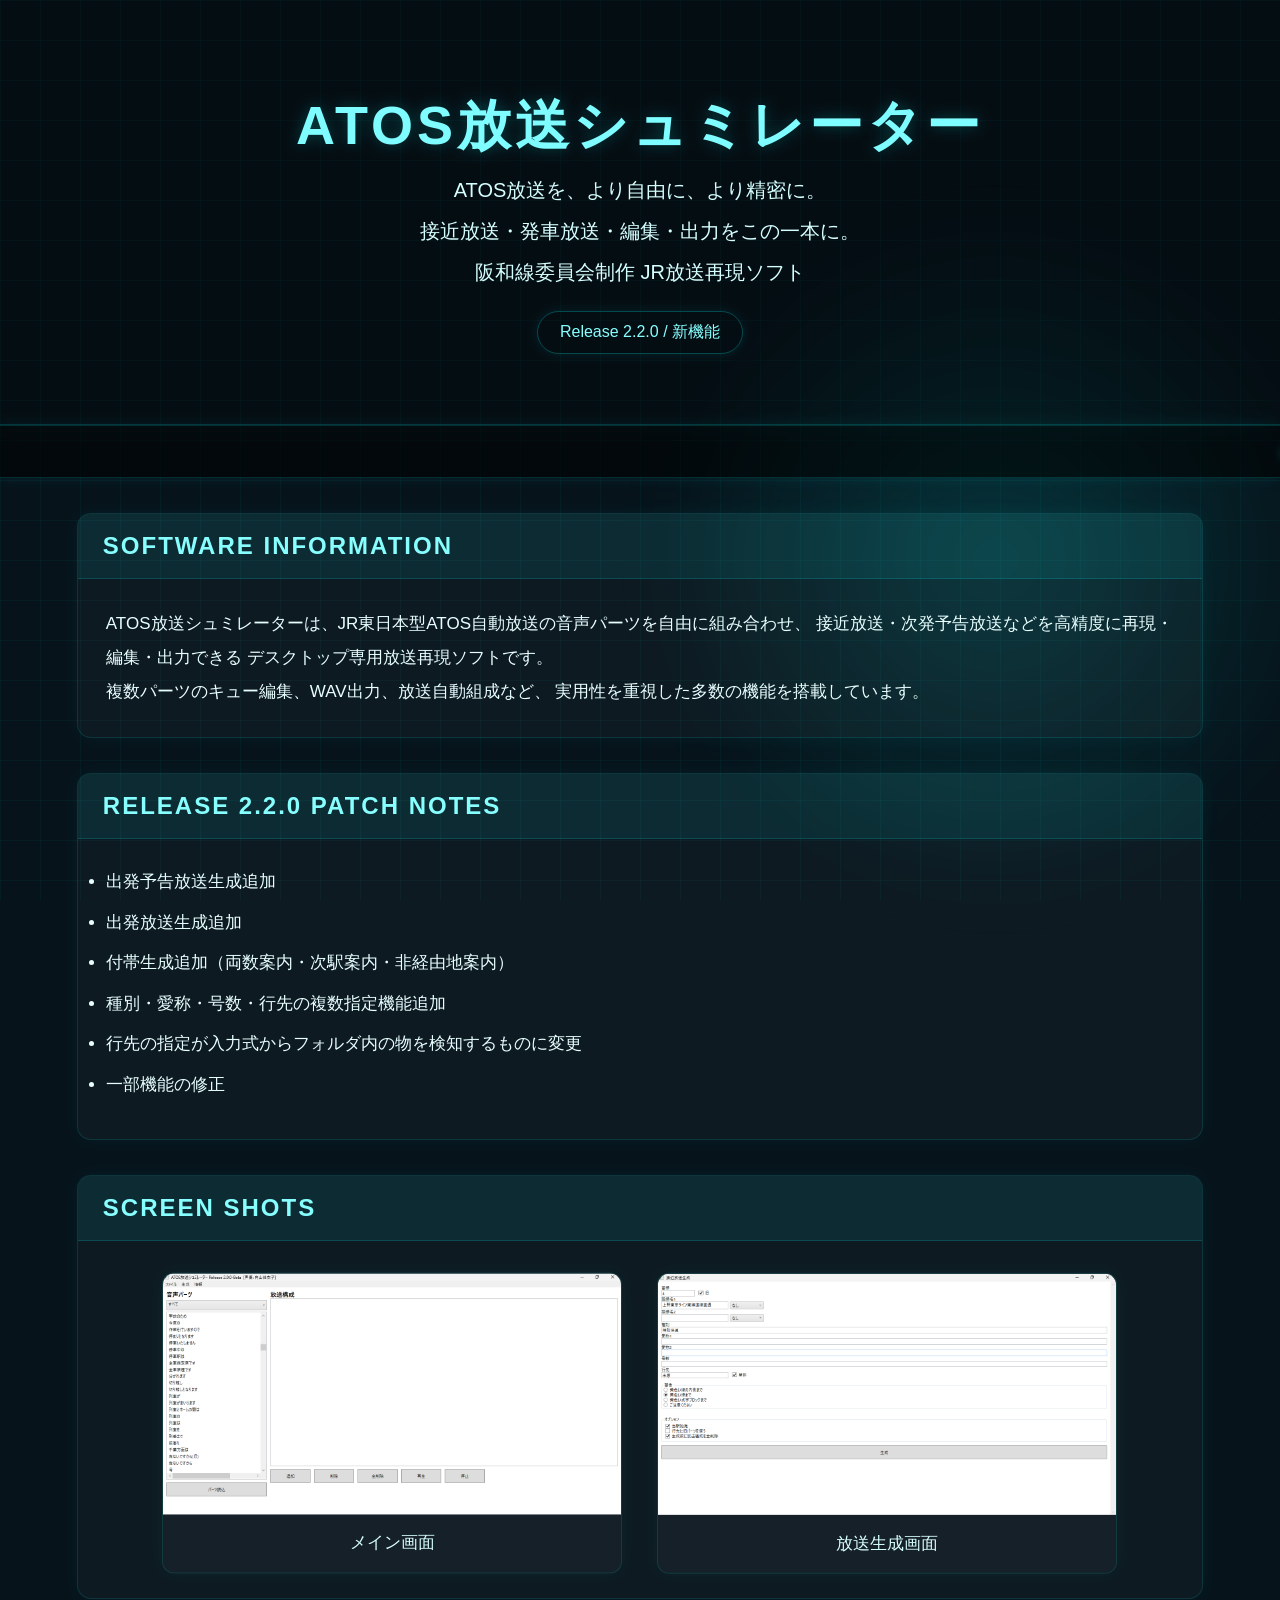
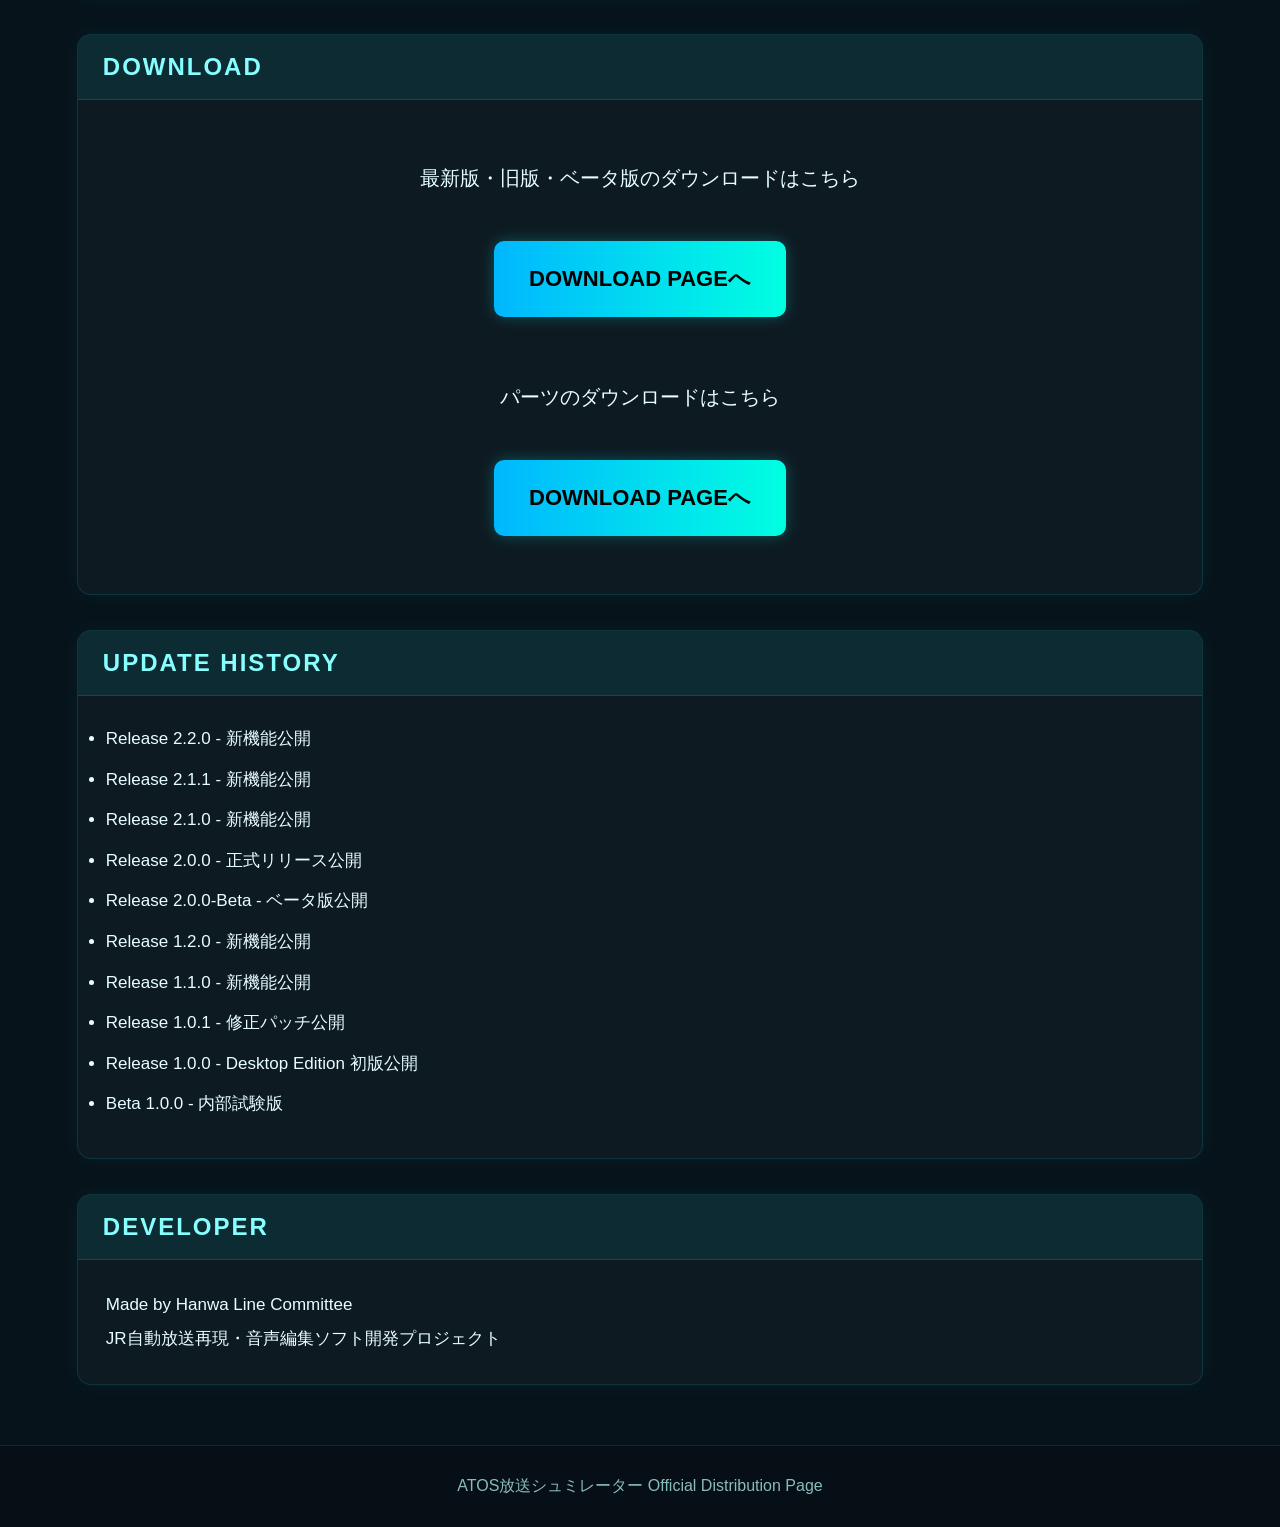
<file: index.html>
<!DOCTYPE html>
<html lang="ja">
    <head>
        <meta charset="UTF-8">
        <meta name="viewport" content="width=device-width, initial-scale=1.0">
        <title>ATOS放送シュミレーター Official Page</title>
        <link rel="stylesheet" href="style.css">
    </head>
    <body>

        <!-- 背景演出 -->
        <div id="bgGrid"></div>
        <div id="bgGlow"></div>

        <!-- =========================
         ヘッダー
    ========================== -->
        <header id="topHeader">
            <div id="headerInner">
                <div id="mainTitle">ATOS放送シュミレーター</div>
                <div id="subTitle1">ATOS放送を、より自由に、より精密に。</div>
                <div id="subTitle2">接近放送・発車放送・編集・出力をこの一本に。</div>
                <div id="subTitle3">阪和線委員会制作 JR放送再現ソフト</div>
                <div id="versionTag">Release 2.2.0 / 新機能</div>
            </div>
        </header>
        <div id="tickerWrap">
            <div id="tickerText">
                ATOS放送シュミレーター Release 2.2.0 公開中 ｜ JR東日本型自動放送編集ソフト ｜ Desktop
                Edition Official Distribution Page
            </div>
        </div>

        <!-- =========================
         ソフト紹介
    ========================== -->
        <section class="infoSection">
            <div class="sectionTitle">SOFTWARE INFORMATION</div>
            <div class="sectionBody">
                <p>
                    ATOS放送シュミレーターは、JR東日本型ATOS自動放送の音声パーツを自由に組み合わせ、
                    接近放送・次発予告放送などを高精度に再現・編集・出力できる
                    デスクトップ専用放送再現ソフトです。
                </p>

                <p>
                    複数パーツのキュー編集、WAV出力、放送自動組成など、
                    実用性を重視した多数の機能を搭載しています。
                </p>
            </div>
        </section>

        <!-- =========================
         修正内容
    ========================== -->
        <section class="infoSection">
            <div class="sectionTitle">RELEASE 2.2.0 PATCH NOTES</div>
            <div class="sectionBody">
                <ul class="patchList">
                    <li>出発予告放送生成追加</li>
                    <li>出発放送生成追加</li>
                    <li>付帯生成追加（両数案内・次駅案内・非経由地案内）</li>
                    <li>種別・愛称・号数・行先の複数指定機能追加</li>
                    <li>行先の指定が入力式からフォルダ内の物を検知するものに変更</li>
                    <li>一部機能の修正</li>
                </ul>
            </div>
        </section>
        <!-- =========================
         スクリーンショット
    ========================== -->
        <section class="infoSection">
            <div class="sectionTitle">SCREEN SHOTS</div>
            <div class="sectionBody">

                <div id="screenArea">

                    <div class="screenCard">
                        <img src="images/screen1.png" alt="screen1">
                        <div class="screenCaption">メイン画面</div>
                    </div>
                    <div class="screenCard">
                        <img src="images/screen2.png" alt="screen3">
                        <div class="screenCaption">放送生成画面</div>
                    </div>

                </div>

            </div>
        </section>

        <!-- =========================
         ダウンロード
    ========================== -->
        <section class="infoSection">
            <div class="sectionTitle">DOWNLOAD</div>
            <div class="sectionBody">

                <div style="text-align:center; padding:30px;">
                    <p style="font-size:20px; margin-bottom:25px;">
                        最新版・旧版・ベータ版のダウンロードはこちら
                    </p>

                    <a href="download.html" class="downloadBtn"
                        style="font-size:22px; padding:16px 35px;">
                        DOWNLOAD PAGEへ
                    </a>
                </div>
                <div style="text-align:center; padding:30px;">
                    <p style="font-size:20px; margin-bottom:25px;">
                        パーツのダウンロードはこちら
                    </p>

                    <a href="parts.html" class="downloadBtn"
                        style="font-size:22px; padding:16px 35px;">
                        DOWNLOAD PAGEへ
                    </a>
                </div>

            </div>
        </section>

        <!-- =========================
         更新履歴
    ========================== -->
        <section class="infoSection">
            <div class="sectionTitle">UPDATE HISTORY</div>
            <div class="sectionBody">
                <ul class="patchList">
                    <li>Release 2.2.0 - 新機能公開</li>
                    <li>Release 2.1.1 - 新機能公開</li>
                    <li>Release 2.1.0 - 新機能公開</li>
                    <li>Release 2.0.0 - 正式リリース公開</li>
                    <li>Release 2.0.0-Beta - ベータ版公開</li>
                    <li>Release 1.2.0 - 新機能公開</li>
                    <li>Release 1.1.0 - 新機能公開</li>
                    <li>Release 1.0.1 - 修正パッチ公開</li>
                    <li>Release 1.0.0 - Desktop Edition 初版公開</li>
                    <li>Beta 1.0.0 - 内部試験版</li>
                </ul>
            </div>
        </section>

        <!-- =========================
         開発者
    ========================== -->
        <section class="infoSection">
            <div class="sectionTitle">DEVELOPER</div>
            <div class="sectionBody">
                <p>Made by Hanwa Line Committee</p>
                <p>JR自動放送再現・音声編集ソフト開発プロジェクト</p>
            </div>
        </section>

        <footer id="footer">
            ATOS放送シュミレーター Official Distribution Page
        </footer>
        <script src="script.js"></script>
    </body>
</html>
</file>
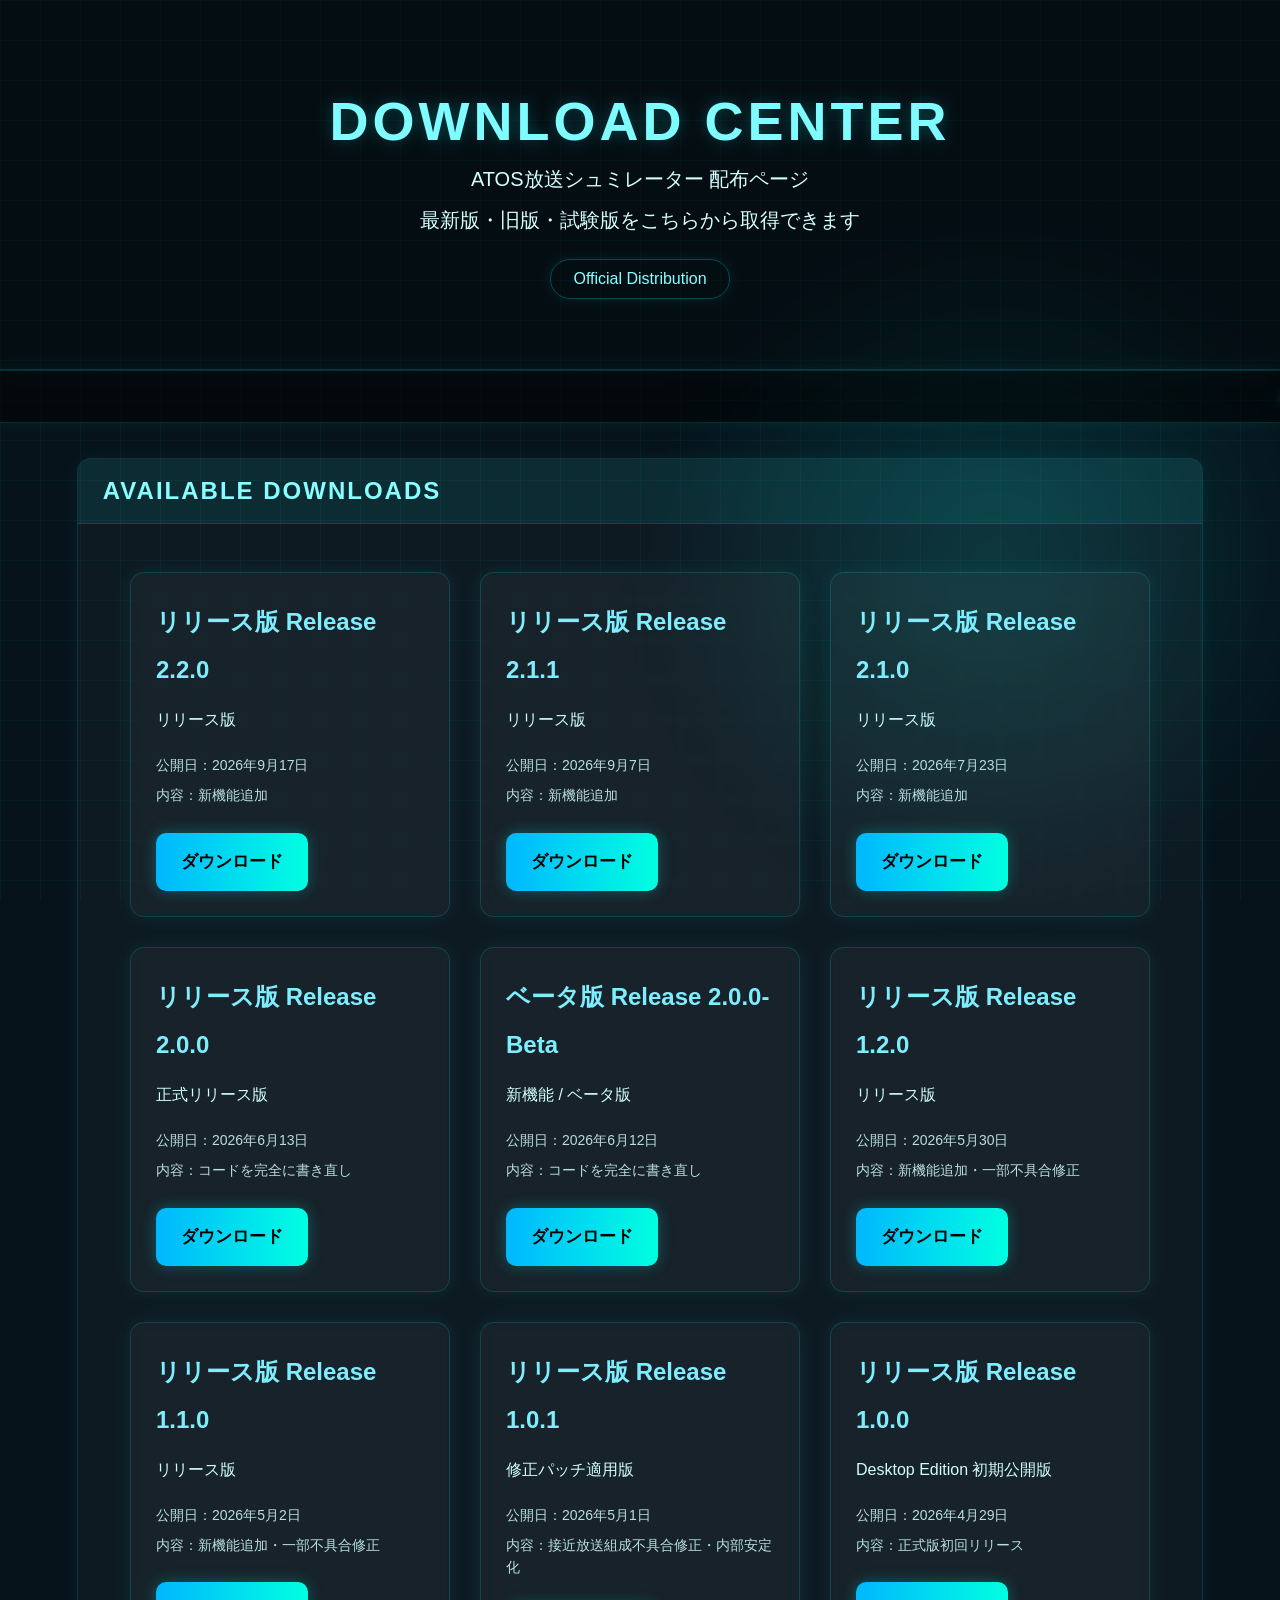
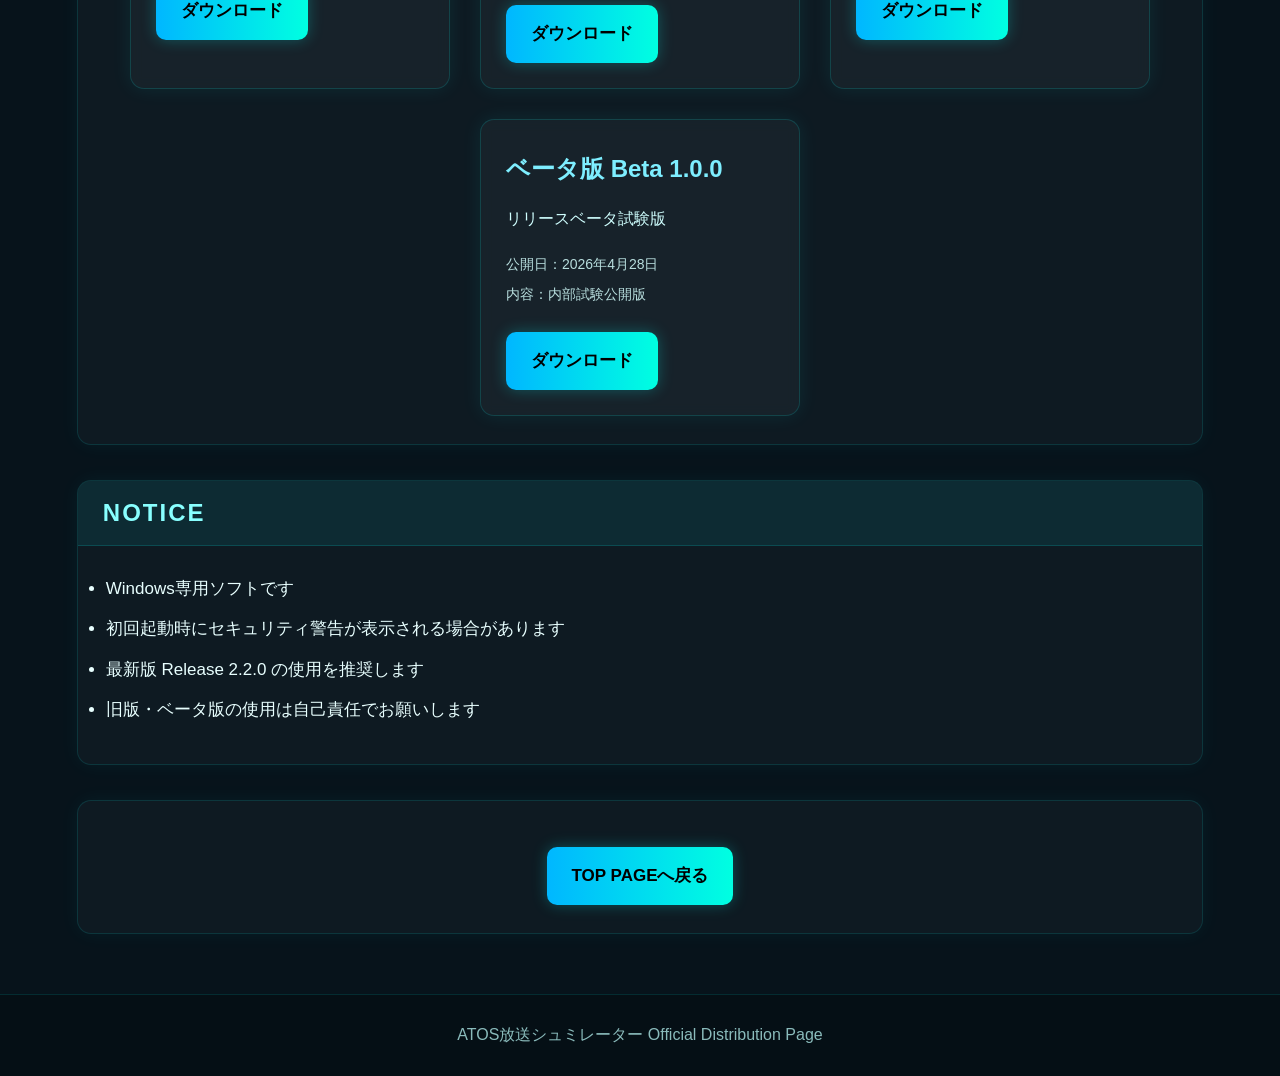
<file: download.html>
<!DOCTYPE html>
<html lang="ja">
    <head>
        <meta charset="UTF-8">
        <meta name="viewport" content="width=device-width, initial-scale=1.0">
        <title>ATOS放送シュミレーター Download Page</title>
        <link rel="stylesheet" href="style.css">
    </head>
    <body>

        <div id="bgGrid"></div>
        <div id="bgGlow"></div>

        <!-- =========================
         ヘッダー
    ========================== -->
        <header id="topHeader">
            <div id="headerInner">
                <div id="mainTitle">DOWNLOAD CENTER</div>
                <div id="subTitle1">ATOS放送シュミレーター 配布ページ</div>
                <div id="subTitle2">最新版・旧版・試験版をこちらから取得できます</div>
                <div id="versionTag">Official Distribution</div>
            </div>
        </header>
        <div id="tickerWrap">
            <div id="tickerText">
                ATOS放送シュミレーター Release 2.2.0 公開中 ｜ JR東日本型自動放送編集ソフト ｜ Desktop
                Edition Official Distribution Page
            </div>
        </div>

        <!-- =========================
         ダウンロード一覧
    ========================== -->
        <section class="infoSection">
            <div class="sectionTitle">AVAILABLE DOWNLOADS</div>
            <div class="sectionBody">

                <div id="downloadWrap">
                    <div class="downloadCard">
                        <div class="downloadTitle">リリース版 Release 2.2.0</div>
                        <div class="downloadSub">リリース版</div>
                        <div class="downloadInfo">公開日：2026年9月17日</div>
                        <div class="downloadInfo">内容：新機能追加</div>
                        <a
                            href="https://github.com/miyachifumito/ATOS-Editor/releases/download/Release-2.2.0/ATOSBroadcastSimulater.Release-2.2.0.exe"
                            class="downloadBtn">
                            ダウンロード
                        </a>
                    </div>
                    <div class="downloadCard">
                        <div class="downloadTitle">リリース版 Release 2.1.1</div>
                        <div class="downloadSub">リリース版</div>
                        <div class="downloadInfo">公開日：2026年9月7日</div>
                        <div class="downloadInfo">内容：新機能追加</div>
                        <a
                            href="https://github.com/miyachifumito/ATOS-Editor/releases/download/Release-2.1.1/ATOSBroadcastSimulater.Release-2.1.1.exe"
                            class="downloadBtn">
                            ダウンロード
                        </a>
                    </div>
                    <div class="downloadCard">
                        <div class="downloadTitle">リリース版 Release 2.1.0</div>
                        <div class="downloadSub">リリース版</div>
                        <div class="downloadInfo">公開日：2026年7月23日</div>
                        <div class="downloadInfo">内容：新機能追加</div>
                        <a
                            href="https://github.com/miyachifumito/ATOS-Editor/releases/download/Release-2.1.0/ATOSBroadcastSimulater.Release-2.1.0.exe"
                            class="downloadBtn">
                            ダウンロード
                        </a>
                    </div>

                    <div class="downloadCard">
                        <div class="downloadTitle">リリース版 Release 2.0.0</div>
                        <div class="downloadSub">正式リリース版</div>
                        <div class="downloadInfo">公開日：2026年6月13日</div>
                        <div class="downloadInfo">内容：コードを完全に書き直し</div>
                        <a
                            href="https://github.com/miyachifumito/ATOS-Editor/releases/download/Release-2.0.0/ATOSBroadcastSimulater.Release-2.0.0.exe"
                            class="downloadBtn">
                            ダウンロード
                        </a>
                    </div>

                    <div class="downloadCard">
                        <div class="downloadTitle">ベータ版 Release 2.0.0-Beta</div>
                        <div class="downloadSub">新機能 / ベータ版</div>
                        <div class="downloadInfo">公開日：2026年6月12日</div>
                        <div class="downloadInfo">内容：コードを完全に書き直し</div>
                        <a
                            href="https://github.com/miyachifumito/ATOS-Editor/releases/download/Release-2.0.0-Beta/ATOSBroadcastSimulater.Release-2.0.0-Beta.exe"
                            class="downloadBtn">
                            ダウンロード
                        </a>
                    </div>

                    <div class="downloadCard">
                        <div class="downloadTitle">リリース版 Release 1.2.0</div>
                        <div class="downloadSub">リリース版</div>
                        <div class="downloadInfo">公開日：2026年5月30日</div>
                        <div class="downloadInfo">内容：新機能追加・一部不具合修正</div>
                        <a
                            href="https://github.com/miyachifumito/ATOS-Editor/releases/download/Release-1.2.0/ATOSBroadcastSimulater.Release-1.2.0.exe"
                            class="downloadBtn">
                            ダウンロード
                        </a>
                    </div>

                    <div class="downloadCard">
                        <div class="downloadTitle">リリース版 Release 1.1.0</div>
                        <div class="downloadSub">リリース版</div>
                        <div class="downloadInfo">公開日：2026年5月2日</div>
                        <div class="downloadInfo">内容：新機能追加・一部不具合修正</div>
                        <a
                            href="https://github.com/miyachifumito/ATOS-Editor/releases/download/Release-1.1.0/ATOSBroadcastSimulater.Release-1.1.0.exe"
                            class="downloadBtn">
                            ダウンロード
                        </a>
                    </div>

                    <div class="downloadCard">
                        <div class="downloadTitle">リリース版 Release 1.0.1</div>
                        <div class="downloadSub">修正パッチ適用版</div>
                        <div class="downloadInfo">公開日：2026年5月1日</div>
                        <div class="downloadInfo">内容：接近放送組成不具合修正・内部安定化</div>
                        <a
                            href="https://github.com/miyachifumito/ATOS-Editor/releases/download/Release-1.0.1/ATOSBroadcastSimulater.Release-1.0.1.exe"
                            class="downloadBtn">
                            ダウンロード
                        </a>
                    </div>

                    <div class="downloadCard">
                        <div class="downloadTitle">リリース版 Release 1.0.0</div>
                        <div class="downloadSub">Desktop Edition 初期公開版</div>
                        <div class="downloadInfo">公開日：2026年4月29日</div>
                        <div class="downloadInfo">内容：正式版初回リリース</div>
                        <a
                            href="https://github.com/miyachifumito/ATOS-Editor/releases/download/Release-1.0.0/ATOSBroadcastSimulater.Release-1.0.0.exe"
                            class="downloadBtn">
                            ダウンロード
                        </a>
                    </div>

                    <div class="downloadCard">
                        <div class="downloadTitle">ベータ版 Beta 1.0.0</div>
                        <div class="downloadSub">リリースベータ試験版</div>
                        <div class="downloadInfo">公開日：2026年4月28日</div>
                        <div class="downloadInfo">内容：内部試験公開版</div>
                        <a
                            href="https://github.com/miyachifumito/ATOS-Editor/releases/download/Beta-1.0.0/ATOSBroadcastSimulator.Beta-1.0.0.exe"
                            class="downloadBtn">
                            ダウンロード
                        </a>
                    </div>

                </div>

            </div>
        </section>

        <!-- =========================
         注意事項
    ========================== -->
        <section class="infoSection">
            <div class="sectionTitle">NOTICE</div>
            <div class="sectionBody">
                <ul class="patchList">
                    <li>Windows専用ソフトです</li>
                    <li>初回起動時にセキュリティ警告が表示される場合があります</li>
                    <li>最新版 Release 2.2.0 の使用を推奨します</li>
                    <li>旧版・ベータ版の使用は自己責任でお願いします</li>
                </ul>
            </div>
        </section>

        <!-- =========================
         戻る
    ========================== -->
        <section class="infoSection">
            <div class="sectionBody" style="text-align:center;">
                <a href="index.html" class="downloadBtn">TOP PAGEへ戻る</a>
            </div>
        </section>

        <footer id="footer">
            ATOS放送シュミレーター Official Distribution Page
        </footer>

        <script src="script.js"></script>
    </body>
</html>
</file>
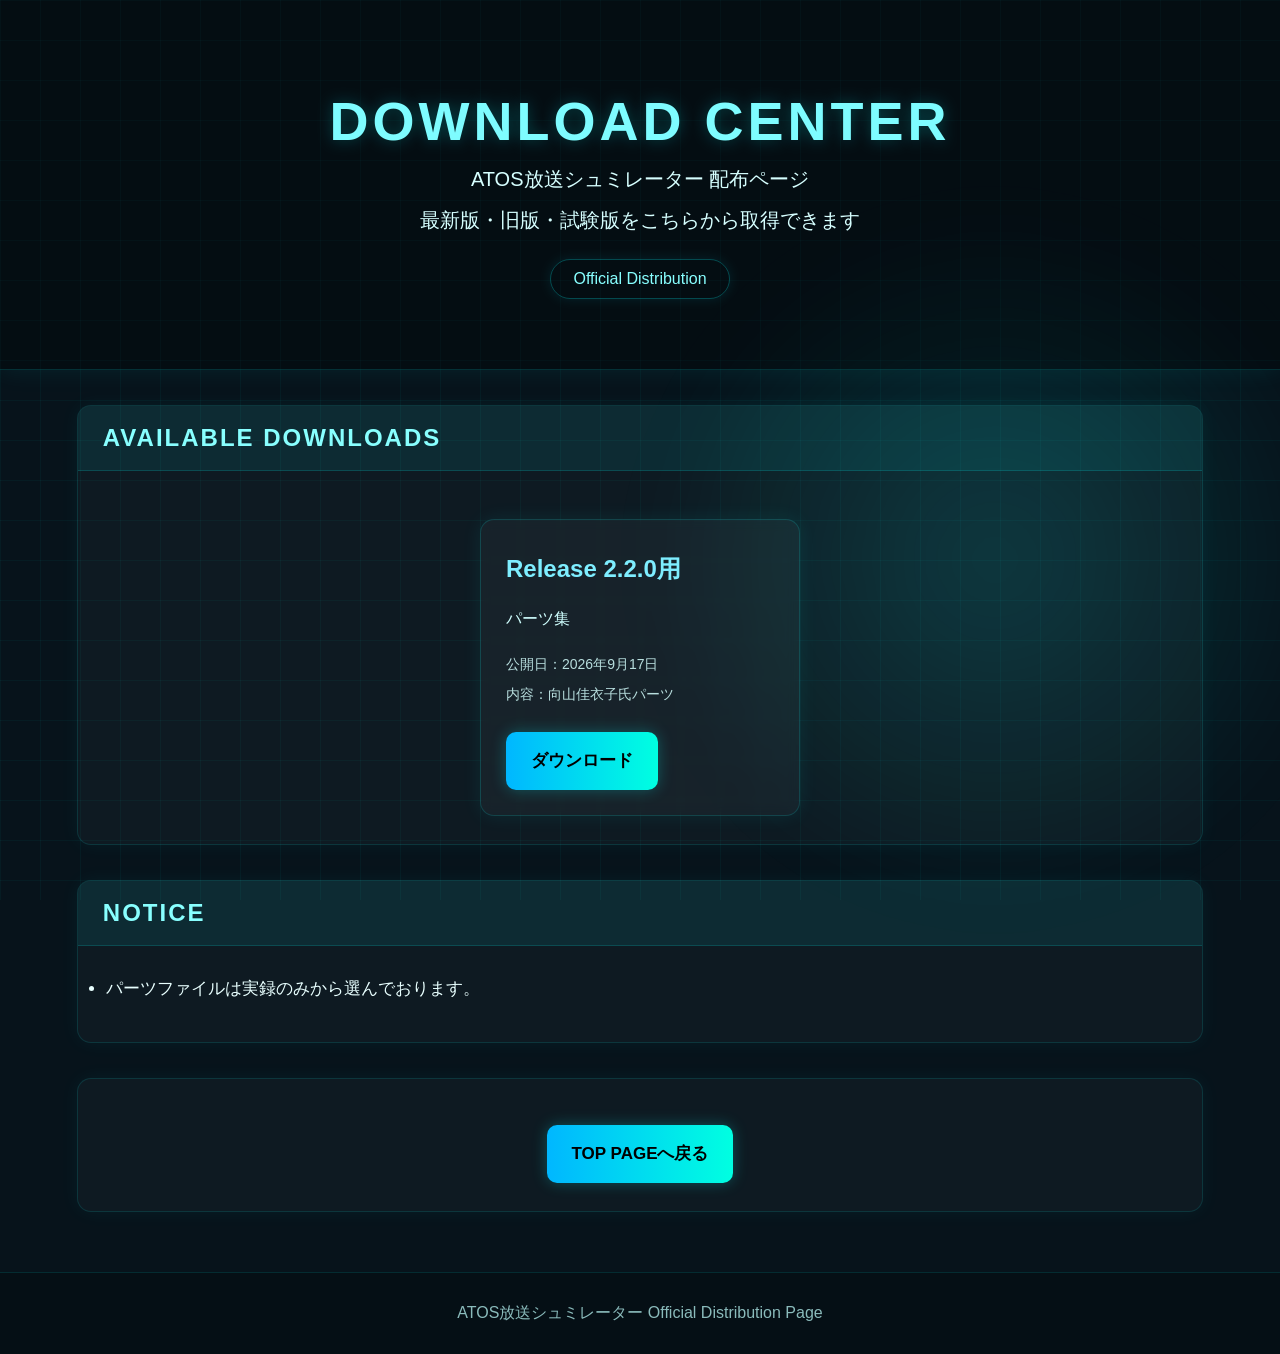
<file: parts.html>
<!DOCTYPE html>
<html lang="ja">
    <head>
        <meta charset="UTF-8">
        <meta name="viewport" content="width=device-width, initial-scale=1.0">
        <title>ATOS放送シュミレーター Download Page</title>
        <link rel="stylesheet" href="style.css">
    </head>
    <body>

        <div id="bgGrid"></div>
        <div id="bgGlow"></div>

        <!-- =========================
         ヘッダー
    ========================== -->
        <header id="topHeader">
            <div id="headerInner">
                <div id="mainTitle">DOWNLOAD CENTER</div>
                <div id="subTitle1">ATOS放送シュミレーター 配布ページ</div>
                <div id="subTitle2">最新版・旧版・試験版をこちらから取得できます</div>
                <div id="versionTag">Official Distribution</div>
            </div>
        </header>

        <!-- =========================
         ダウンロード一覧
    ========================== -->
        <section class="infoSection">
            <div class="sectionTitle">AVAILABLE DOWNLOADS</div>
            <div class="sectionBody">

                <div id="downloadWrap">

                    <div class="downloadCard">
                        <div class="downloadTitle">Release 2.2.0用</div>
                        <div class="downloadSub">パーツ集</div>
                        <div class="downloadInfo">公開日：2026年9月17日</div>
                        <div class="downloadInfo">内容：向山佳衣子氏パーツ</div>
                        <a
                            href="https://github.com/miyachifumito/ATOS-Editor/releases/download/Release-2.2.0/SakiyamaParts.zip"
                            class="downloadBtn">
                            ダウンロード
                        </a>
                    </div>

                </div>

            </div>
        </section>

        <!-- =========================
         注意事項
    ========================== -->
        <section class="infoSection">
            <div class="sectionTitle">NOTICE</div>
            <div class="sectionBody">
                <ul class="patchList">
                    <li>パーツファイルは実録のみから選んでおります。</li>
                </ul>
            </div>
        </section>

        <!-- =========================
         戻る
    ========================== -->
        <section class="infoSection">
            <div class="sectionBody" style="text-align:center;">
                <a href="index.html" class="downloadBtn">TOP PAGEへ戻る</a>
            </div>
        </section>

        <footer id="footer">
            ATOS放送シュミレーター Official Distribution Page
        </footer>

        <script src="script.js"></script>
    </body>
</html>
</file>
<file: style.css>
*{
    margin:0;
    padding:0;
    box-sizing:border-box;
    font-family:"Meiryo",sans-serif;
}

body{
    background:#07131b;
    color:#e8ffff;
    overflow-x:hidden;
    opacity:0;
    transition:opacity 1.5s;
}

body.loaded{
    opacity:1;
}

/* =========================
   背景
========================= */

#bgGrid{
    position:fixed;
    width:100%;
    height:100%;
    background-image:
        linear-gradient(rgba(0,255,255,0.04) 1px, transparent 1px),
        linear-gradient(90deg, rgba(0,255,255,0.04) 1px, transparent 1px);
    background-size:40px 40px;
    z-index:-3;
}

#bgGlow{
    position:fixed;
    width:700px;
    height:700px;
    left:50%;
    top:20%;
    transform:translate(-50%,-50%);
    background:radial-gradient(circle, rgba(0,255,255,0.14), transparent 70%);
    z-index:-2;
    filter:blur(40px);
}

/* =========================
   ヘッダー
========================= */

#topHeader{
    width:100%;
    padding:90px 20px 70px;
    text-align:center;
    border-bottom:1px solid rgba(0,255,255,0.15);
    background:rgba(0,0,0,0.3);
    box-shadow:0 0 25px rgba(0,255,255,0.08);
}

#mainTitle{
    font-size:54px;
    font-weight:bold;
    letter-spacing:4px;
    color:#7efcff;
    text-shadow:0 0 15px rgba(0,255,255,0.25);
}

#subTitle1,#subTitle2,#subTitle3{
    margin-top:14px;
    font-size:20px;
    color:#d6ffff;
}

#versionTag{
    margin-top:25px;
    display:inline-block;
    padding:10px 22px;
    border:1px solid rgba(0,255,255,0.25);
    border-radius:30px;
    color:#8ff;
    box-shadow:0 0 12px rgba(0,255,255,0.1);
}

/* =========================
   ティッカー
========================= */

#tickerWrap{
    width:100%;
    overflow:hidden;
    background:rgba(0,0,0,0.55);
    border-top:1px solid rgba(0,255,255,0.15);
    border-bottom:1px solid rgba(0,255,255,0.15);
    padding:12px 0;
    margin-bottom:30px;
    box-shadow:0 0 15px rgba(0,255,255,0.08);
}

#tickerText{
    display:inline-block;
    white-space:nowrap;
    font-size:20px;
    color:#7efcff;
    padding-left:100%;
    animation:tickerMove 22s linear infinite;
    text-shadow:0 0 8px rgba(0,255,255,0.35);
    letter-spacing:2px;
}

@keyframes tickerMove{
    from{
        transform:translateX(0);
    }
    to{
        transform:translateX(-100%);
    }
}

/* =========================
   セクション
========================= */

.infoSection{
    width:88%;
    max-width:1200px;
    margin:35px auto;
    background:rgba(255,255,255,0.03);
    border:1px solid rgba(0,255,255,0.12);
    border-radius:14px;
    box-shadow:0 0 20px rgba(0,255,255,0.05);
    overflow:hidden;
    opacity:0;
    transform:translateY(40px);
    transition:1.2s;
}

.infoSection.showSection{
    opacity:1;
    transform:translateY(0);
}

.sectionTitle{
    padding:18px 25px;
    background:rgba(0,255,255,0.08);
    font-size:24px;
    font-weight:bold;
    color:#8ff;
    letter-spacing:2px;
    border-bottom:1px solid rgba(0,255,255,0.15);
}

.sectionBody{
    padding:28px;
    line-height:2;
    font-size:17px;
}

/* =========================
   パッチノート
========================= */

.patchList li{
    margin-bottom:10px;
    line-height:1.8;
}

/* =========================
   スクリーンショット
========================= */

#screenArea{
    display:flex;
    flex-wrap:wrap;
    justify-content:center;
    gap:35px;
}

.screenCard{
    width:460px;
    background:rgba(255,255,255,0.03);
    border:1px solid rgba(0,255,255,0.12);
    border-radius:12px;
    overflow:hidden;
    box-shadow:0 0 18px rgba(0,255,255,0.05);
    transition:0.3s;
}

.screenCard:hover{
    transform:translateY(-6px);
    box-shadow:0 0 25px rgba(0,255,255,0.14);
}

.screenCard img{
    width:100%;
    display:block;
}

.screenCaption{
    padding:12px;
    text-align:center;
    color:#d8ffff;
}

/* =========================
   DOWNLOAD PAGE
========================= */

#downloadWrap{
    display:flex;
    flex-wrap:wrap;
    justify-content:center;
    gap:30px;
    margin-top:20px;
}

.downloadCard{
    width:320px;
    background:rgba(255,255,255,0.04);
    border:1px solid rgba(0,255,255,0.15);
    border-radius:14px;
    padding:25px;
    box-shadow:0 0 20px rgba(0,255,255,0.08);
    transition:0.3s;
    backdrop-filter:blur(6px);
}

.downloadCard:hover{
    transform:translateY(-8px);
    box-shadow:0 0 30px rgba(0,255,255,0.2);
}

.downloadTitle{
    font-size:24px;
    font-weight:bold;
    margin-bottom:10px;
    color:#7eeeff;
}

.downloadSub{
    font-size:16px;
    margin-bottom:18px;
    color:#d0ffff;
}

.downloadInfo{
    font-size:14px;
    margin-bottom:8px;
    color:#b8dede;
    line-height:1.6;
}

.downloadBtn{
    display:inline-block;
    margin-top:18px;
    padding:12px 25px;
    background:linear-gradient(90deg,#00b7ff,#00ffe1);
    color:#000;
    text-decoration:none;
    font-weight:bold;
    border-radius:10px;
    box-shadow:0 0 15px rgba(0,255,255,0.25);
    transition:0.3s;
}

.downloadBtn:hover{
    transform:scale(1.05);
    box-shadow:0 0 25px rgba(0,255,255,0.45);
}

/* =========================
   フッター
========================= */

#footer{
    margin-top:60px;
    text-align:center;
    padding:30px;
    color:#8abbbb;
    border-top:1px solid rgba(0,255,255,0.12);
    background:rgba(0,0,0,0.2);
}
</file>
